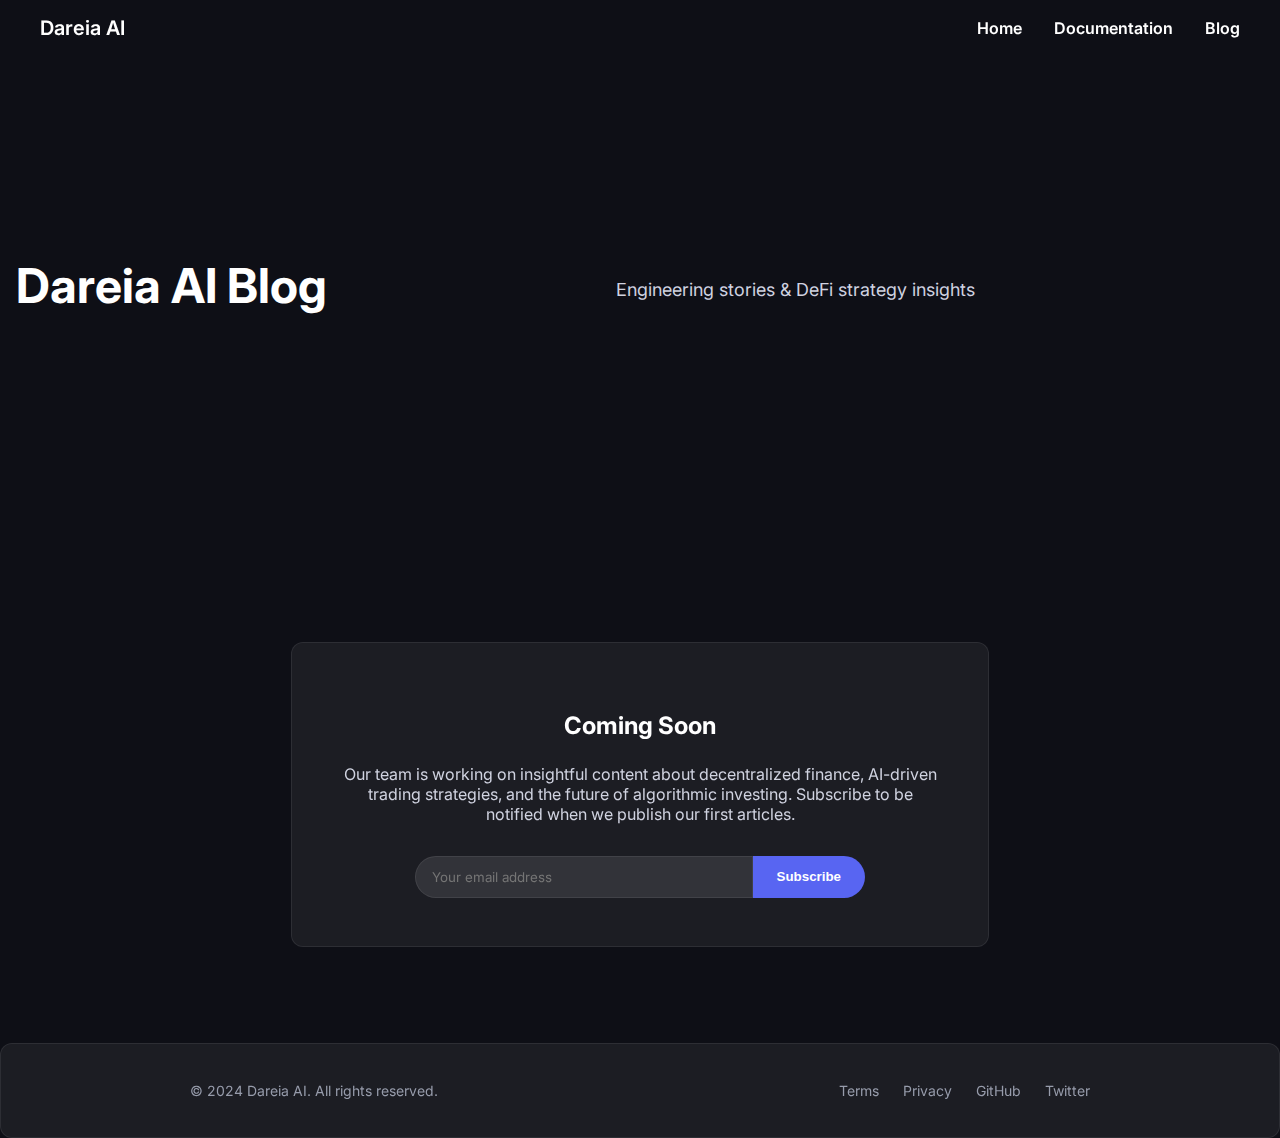
<file: blog/index.html>
<!DOCTYPE html>
<html lang="en">

<head>
  <meta charset="utf-8">
  <meta name="viewport" content="width=device-width, initial-scale=1.0">
  <meta name="description" content="Dareia AI Blog - Latest news, insights and DeFi strategy trends">
  
  <title>Dareia AI Blog</title>
  
  <!-- Favicon -->
  <link rel="icon" href="../favicon.ico" sizes="any">
  <link rel="icon" href="../icon.svg" type="image/svg+xml">
  
  <!-- Preconnect to Google Fonts -->
  <link rel="preconnect" href="https://fonts.googleapis.com">
  <link rel="preconnect" href="https://fonts.gstatic.com" crossorigin>
  
  <!-- Critical CSS Inline -->
  <style>
    @import url("https://fonts.googleapis.com/css2?family=Inter:wght@400;600;700&display=swap");
    :root{
      --brand:#5865F2;
      --bg-1:#0E0F16;
      --bg-2:#0B0C12;
      --text-100:#fff;
      --text-80:#d0d3e0;
      --text-60:#979cab;
      --surface-bg:rgba(255,255,255,.06);
      --surface-border:rgba(255,255,255,.08);
      --radius:12px;
      --transition:all .25s cubic-bezier(.4,.14,.3,1);
    }
    html,body{margin:0;height:100%;color:var(--text-80);font-family:'Inter',sans-serif;background:var(--bg-1);}
    body::before{
      content:"";position:fixed;inset:0;
      background:radial-gradient(600px at 20% 10%,rgba(85,104,255,.25),transparent 70%),
                radial-gradient(800px at 90% 90%,rgba(144,66,255,.15),transparent 80%);
      pointer-events:none;
      z-index:-2;
    }
    canvas#noise-bg{position:fixed;inset:0;z-index:-1;pointer-events:none}
    .surface{
      background:var(--surface-bg);
      border:1px solid var(--surface-border);
      border-radius:var(--radius);
      backdrop-filter:blur(12px);
      -webkit-backdrop-filter:blur(12px);
    }
  </style>
  
  <!-- Full Theme CSS -->
  <link rel="stylesheet" href="../theme.css">
  <link rel="stylesheet" href="style.css">
</head>

<body>
  <canvas id="noise-bg"></canvas>
  
  <header class="site-nav">
    <a href="/" class="logo">Dareia AI</a>
    <nav>
      <a href="/">Home</a>
      <a href="/docs/">Documentation</a>
      <a href="/blog/" aria-current="page">Blog</a>
    </nav>
  </header>

  <section class="hero slim">
    <h1>Dareia AI Blog</h1>
    <p>Engineering stories & DeFi strategy insights</p>
  </section>

  <div class="container">
    <!-- Coming Soon Card (for when no blog posts exist yet) -->
    <div class="coming-soon-card surface">
      <h2>Coming Soon</h2>
      <p>Our team is working on insightful content about decentralized finance, AI-driven trading strategies, and the future of algorithmic investing. Subscribe to be notified when we publish our first articles.</p>
      
      <form class="email-form" onsubmit="event.preventDefault(); alert('Thanks for subscribing! We\'ll notify you when new content is available.');">
        <input type="email" class="email-input" placeholder="Your email address" required>
        <button type="submit" class="submit-button">Subscribe</button>
      </form>
    </div>
    
    <!-- Example Post Cards (commented out for now, uncomment when posts are available) -->
    <!--
    <section class="posts-grid">
      <a href="/blog/posts/introduction-to-defi-strategies.html" class="post-card surface">
        <img src="/blog/images/defi-strategies.jpg" alt="DeFi Strategies" class="post-card-image">
        <div class="post-card-content">
          <span class="post-tag">Strategy</span>
          <h3 class="post-title">Introduction to DeFi Yield Strategies</h3>
          <p class="post-excerpt">Learn the fundamentals of yield farming, liquidity provision, and how to evaluate risk-adjusted returns in DeFi.</p>
          <span class="post-date">May 15, 2024</span>
        </div>
      </a>
      
      <a href="/blog/posts/ai-in-crypto-trading.html" class="post-card surface">
        <img src="/blog/images/ai-trading.jpg" alt="AI in Crypto Trading" class="post-card-image">
        <div class="post-card-content">
          <span class="post-tag">Technology</span>
          <h3 class="post-title">How AI is Transforming Crypto Trading</h3>
          <p class="post-excerpt">Explore how machine learning algorithms are being used to identify patterns and generate alpha in volatile crypto markets.</p>
          <span class="post-date">May 10, 2024</span>
        </div>
      </a>
      
      <a href="/blog/posts/institutional-adoption.html" class="post-card surface">
        <img src="/blog/images/institutional.jpg" alt="Institutional Adoption" class="post-card-image">
        <div class="post-card-content">
          <span class="post-tag">Industry</span>
          <h3 class="post-title">The State of Institutional DeFi Adoption</h3>
          <p class="post-excerpt">An analysis of how traditional financial institutions are cautiously entering the DeFi space and what barriers remain.</p>
          <span class="post-date">May 5, 2024</span>
        </div>
      </a>
    </section>
    -->
  </div>

  <footer class="site-footer surface">
    <div class="footer-content">
      <p>&copy; 2024 Dareia AI. All rights reserved.</p>
      <div class="footer-links">
        <a href="/terms">Terms</a>
        <a href="/privacy">Privacy</a>
        <a href="https://github.com/dareia-ai">GitHub</a>
        <a href="https://twitter.com/dareia_ai">Twitter</a>
      </div>
    </div>
  </footer>

  <script src="../noise.js" defer></script>
  
  <!-- Optional JS for future functionality -->
  <script>
    // This function could be used to dynamically load blog posts from an API or JSON file
    function loadBlogPosts() {
      // Implementation would go here when posts are available
    }
  </script>
</body>
</html>
</file>
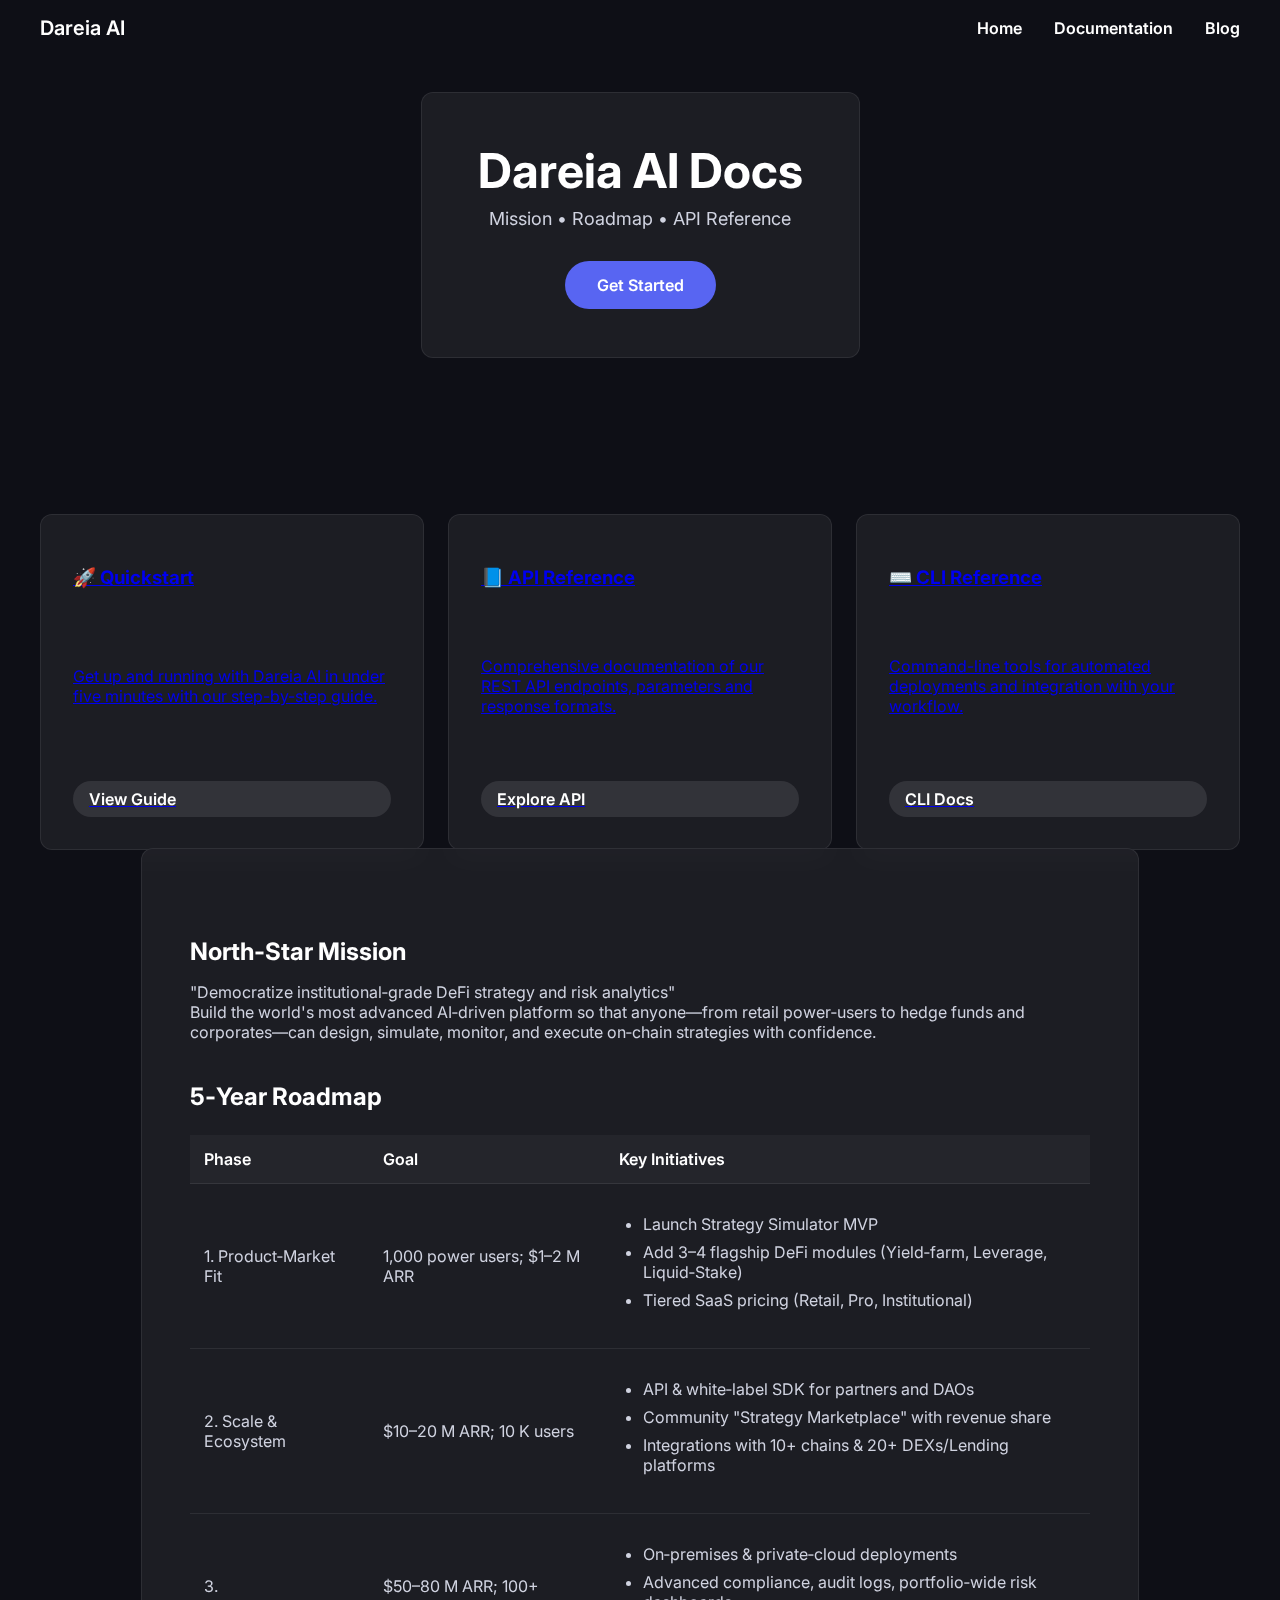
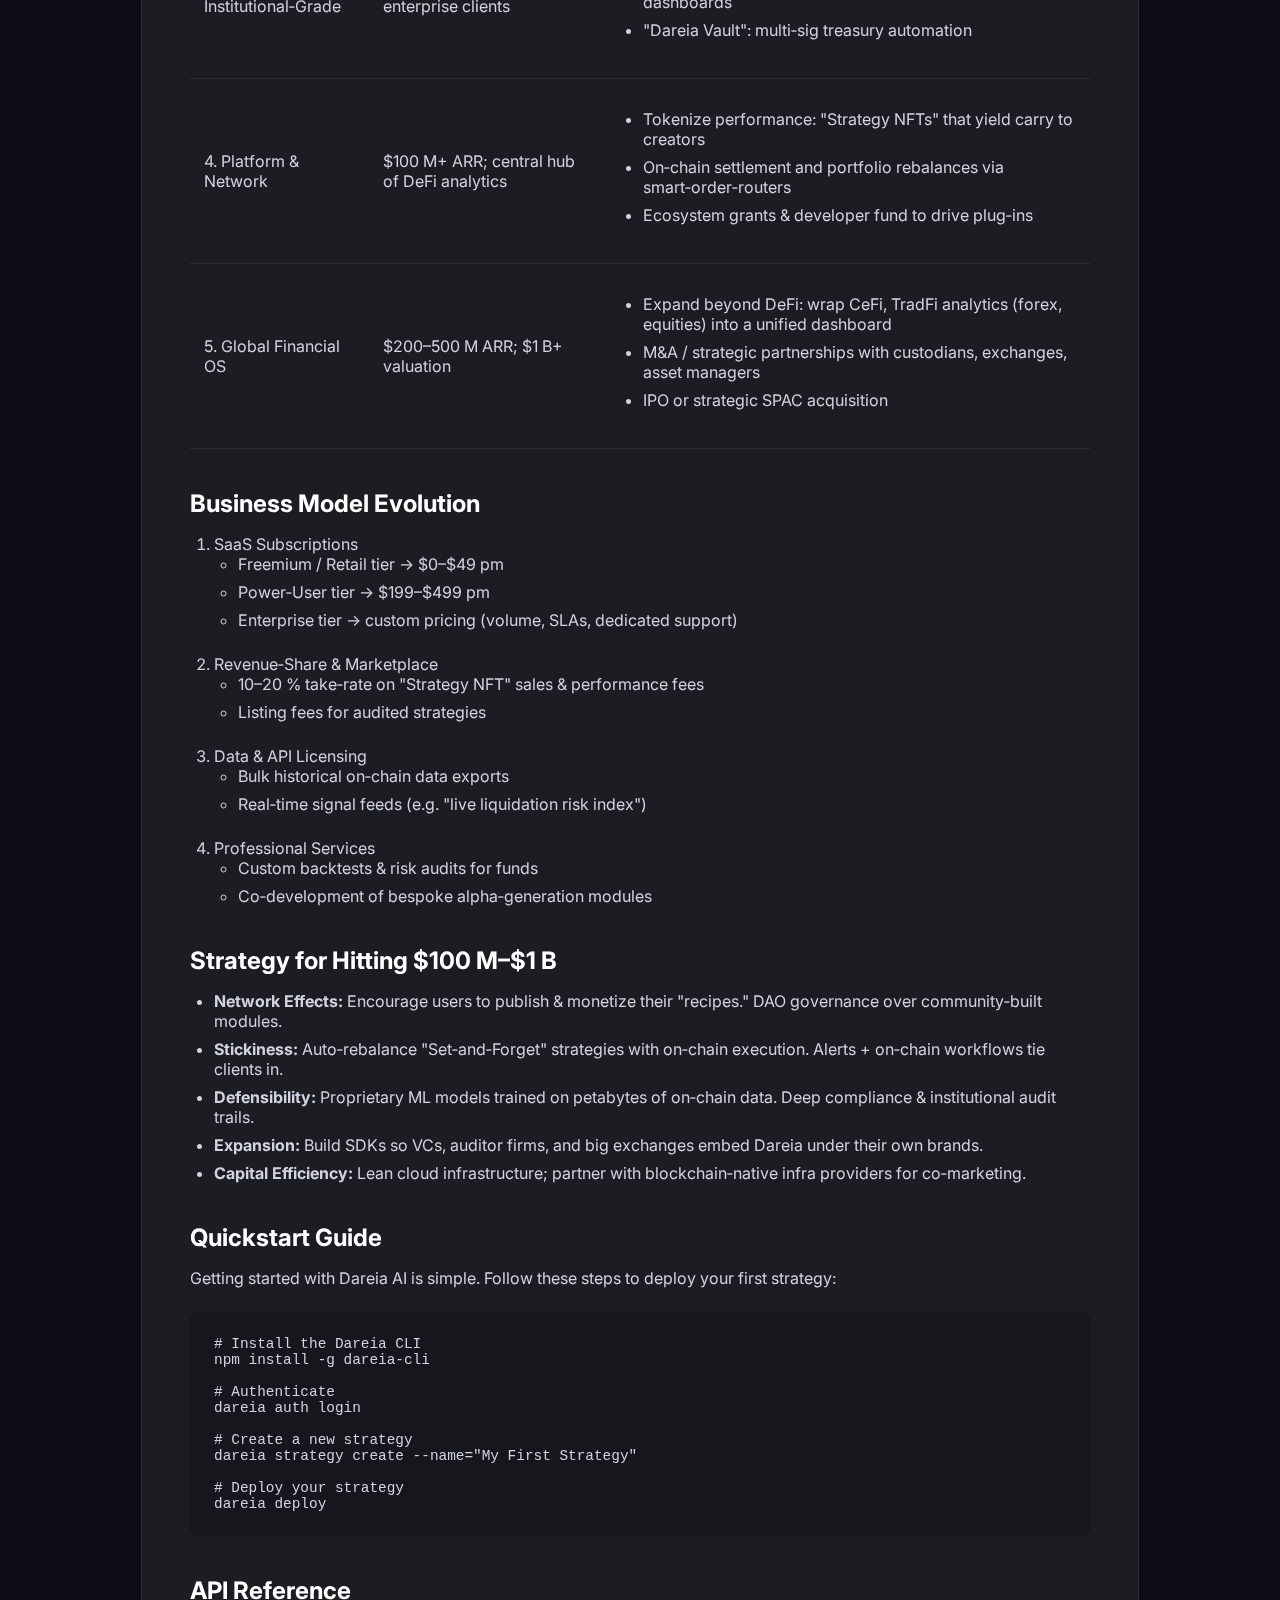
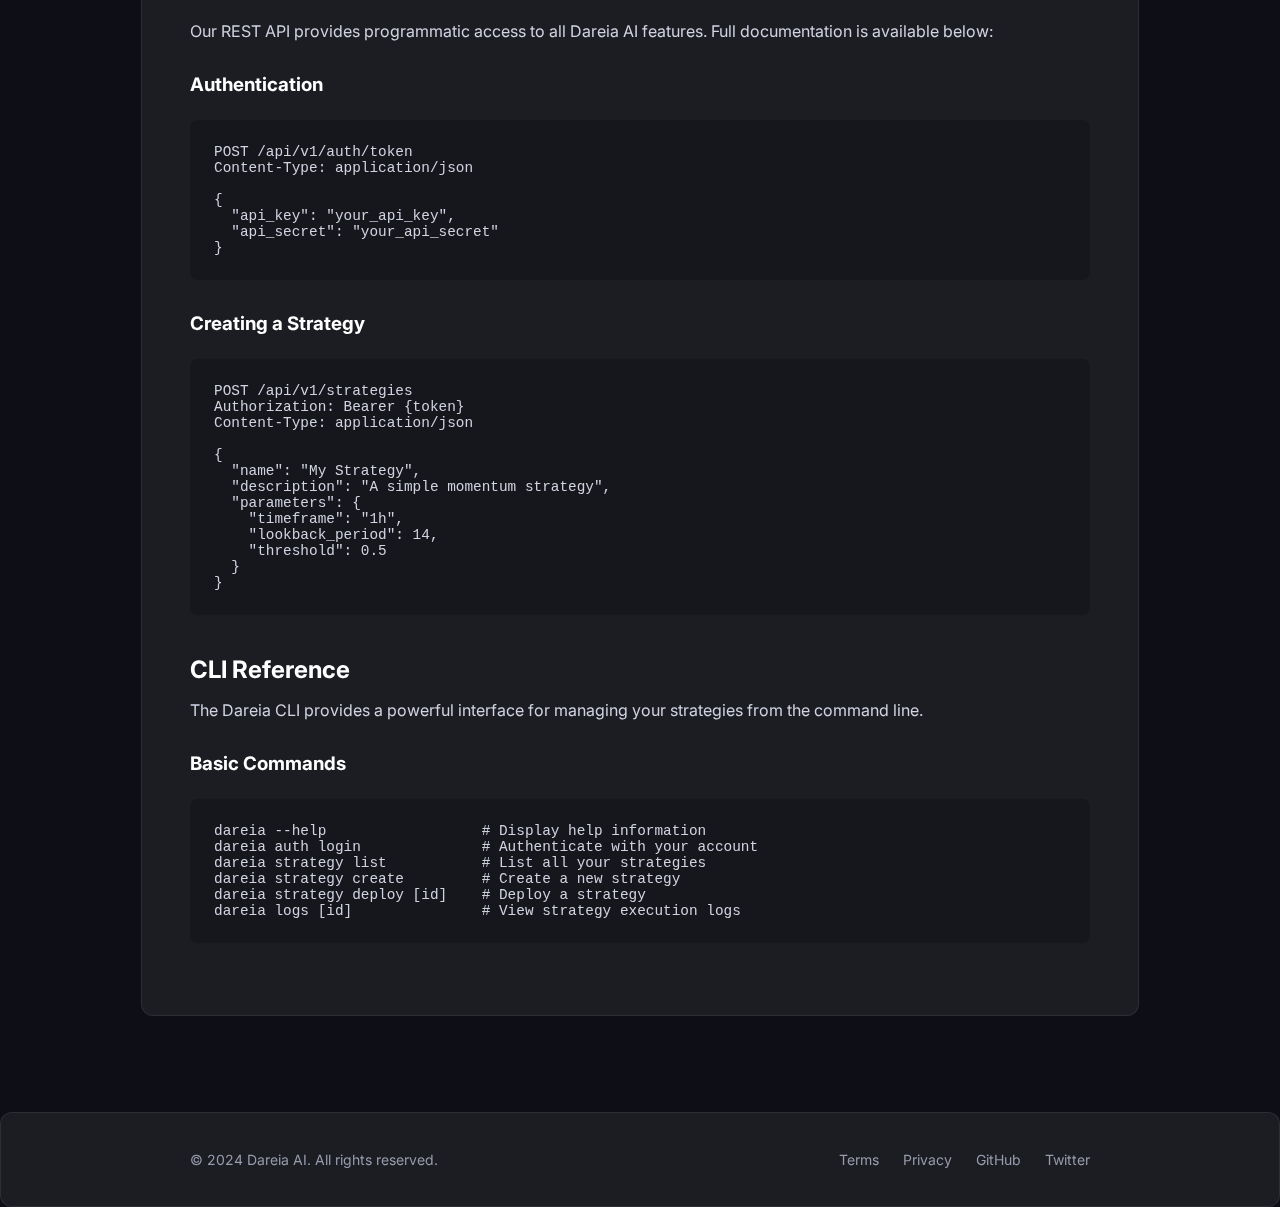
<file: docs/index.html>
<!DOCTYPE html>
<html lang="en">

<head>
  <meta charset="utf-8">
  <meta name="viewport" content="width=device-width, initial-scale=1.0">
  <meta name="description" content="Dareia AI Documentation - Mission, Roadmap, API Reference and Technical Guides">
  
  <title>Dareia AI Documentation</title>
  
  <!-- Favicon -->
  <link rel="icon" href="../favicon.ico" sizes="any">
  <link rel="icon" href="../icon.svg" type="image/svg+xml">
  
  <!-- Preconnect to Google Fonts -->
  <link rel="preconnect" href="https://fonts.googleapis.com">
  <link rel="preconnect" href="https://fonts.gstatic.com" crossorigin>
  
  <!-- Critical CSS Inline -->
  <style>
    @import url("https://fonts.googleapis.com/css2?family=Inter:wght@400;600;700&display=swap");
    :root{
      --brand:#5865F2;
      --bg-1:#0E0F16;
      --bg-2:#0B0C12;
      --text-100:#fff;
      --text-80:#d0d3e0;
      --text-60:#979cab;
      --surface-bg:rgba(255,255,255,.06);
      --surface-border:rgba(255,255,255,.08);
      --radius:12px;
      --transition:all .25s cubic-bezier(.4,.14,.3,1);
    }
    html,body{margin:0;height:100%;color:var(--text-80);font-family:'Inter',sans-serif;background:var(--bg-1);}
    body::before{
      content:"";position:fixed;inset:0;
      background:radial-gradient(600px at 20% 10%,rgba(85,104,255,.25),transparent 70%),
                radial-gradient(800px at 90% 90%,rgba(144,66,255,.15),transparent 80%);
      pointer-events:none;
      z-index:-2;
    }
    canvas#noise-bg{position:fixed;inset:0;z-index:-1;pointer-events:none}
    .surface{
      background:var(--surface-bg);
      border:1px solid var(--surface-border);
      border-radius:var(--radius);
      backdrop-filter:blur(12px);
      -webkit-backdrop-filter:blur(12px);
    }
  </style>
  
  <!-- Full Theme CSS -->
  <link rel="stylesheet" href="../theme.css">
  <link rel="stylesheet" href="style.css">
</head>

<body>
  <canvas id="noise-bg"></canvas>
  
  <header class="site-nav">
    <a href="/" class="logo">Dareia AI</a>
    <nav>
      <a href="/">Home</a>
      <a href="/docs/" aria-current="page">Documentation</a>
      <a href="/blog/">Blog</a>
    </nav>
  </header>

  <section class="hero">
    <div class="hero-inner surface">
      <h1>Dareia AI Docs</h1>
      <p>Mission • Roadmap • API Reference</p>
      <a class="btn-primary" href="#start">Get Started</a>
    </div>
  </section>

  <div class="container">
    <section class="quick-links grid-3">
      <a href="#quickstart" class="card surface">
        <h3>🚀 Quickstart</h3>
        <p>Get up and running with Dareia AI in under five minutes with our step-by-step guide.</p>
        <span class="btn-secondary">View Guide</span>
      </a>
      
      <a href="#api" class="card surface">
        <h3>📘 API Reference</h3>
        <p>Comprehensive documentation of our REST API endpoints, parameters and response formats.</p>
        <span class="btn-secondary">Explore API</span>
      </a>
      
      <a href="#cli" class="card surface">
        <h3>⌨️ CLI Reference</h3>
        <p>Command-line tools for automated deployments and integration with your workflow.</p>
        <span class="btn-secondary">CLI Docs</span>
      </a>
    </section>

    <main id="start" class="surface content-container">
      <h2>North‑Star Mission</h2>
      <p>"Democratize institutional‑grade DeFi strategy and risk analytics"<br>
      Build the world's most advanced AI‑driven platform so that anyone—from retail power‑users to
      hedge funds and corporates—can design, simulate, monitor, and execute on‑chain strategies
      with confidence.</p>

      <h2>5‑Year Roadmap</h2>
      <table>
        <thead>
          <tr>
            <th>Phase</th>
            <th>Goal</th>
            <th>Key Initiatives</th>
          </tr>
        </thead>
        <tbody>
          <tr>
            <td>1. Product‑Market Fit</td>
            <td>1,000 power users; $1–2 M ARR</td>
            <td>
              <ul>
                <li>Launch Strategy Simulator MVP</li>
                <li>Add 3–4 flagship DeFi modules (Yield‑farm, Leverage, Liquid‑Stake)</li>
                <li>Tiered SaaS pricing (Retail, Pro, Institutional)</li>
              </ul>
            </td>
          </tr>
          <tr>
            <td>2. Scale &amp; Ecosystem</td>
            <td>$10–20 M ARR; 10 K users</td>
            <td>
              <ul>
                <li>API &amp; white‑label SDK for partners and DAOs</li>
                <li>Community "Strategy Marketplace" with revenue share</li>
                <li>Integrations with 10+ chains &amp; 20+ DEXs/Lending platforms</li>
              </ul>
            </td>
          </tr>
          <tr>
            <td>3. Institutional‑Grade</td>
            <td>$50–80 M ARR; 100+ enterprise clients</td>
            <td>
              <ul>
                <li>On‑premises &amp; private‑cloud deployments</li>
                <li>Advanced compliance, audit logs, portfolio‑wide risk dashboards</li>
                <li>"Dareia Vault": multi‑sig treasury automation</li>
              </ul>
            </td>
          </tr>
          <tr>
            <td>4. Platform &amp; Network</td>
            <td>$100 M+ ARR; central hub of DeFi analytics</td>
            <td>
              <ul>
                <li>Tokenize performance: "Strategy NFTs" that yield carry to creators</li>
                <li>On‑chain settlement and portfolio rebalances via smart‑order‑routers</li>
                <li>Ecosystem grants &amp; developer fund to drive plug‑ins</li>
              </ul>
            </td>
          </tr>
          <tr>
            <td>5. Global Financial OS</td>
            <td>$200–500 M ARR; $1 B+ valuation</td>
            <td>
              <ul>
                <li>Expand beyond DeFi: wrap CeFi, TradFi analytics (forex, equities) into a unified dashboard</li>
                <li>M&A / strategic partnerships with custodians, exchanges, asset managers</li>
                <li>IPO or strategic SPAC acquisition</li>
              </ul>
            </td>
          </tr>
        </tbody>
      </table>

      <h2>Business Model Evolution</h2>
      <ol>
        <li>SaaS Subscriptions
          <ul>
            <li>Freemium / Retail tier → $0–$49 pm</li>
            <li>Power‑User tier → $199–$499 pm</li>
            <li>Enterprise tier → custom pricing (volume, SLAs, dedicated support)</li>
          </ul>
        </li>
        <li>Revenue‑Share &amp; Marketplace
          <ul>
            <li>10–20 % take‑rate on "Strategy NFT" sales &amp; performance fees</li>
            <li>Listing fees for audited strategies</li>
          </ul>
        </li>
        <li>Data &amp; API Licensing
          <ul>
            <li>Bulk historical on‑chain data exports</li>
            <li>Real‑time signal feeds (e.g. "live liquidation risk index")</li>
          </ul>
        </li>
        <li>Professional Services
          <ul>
            <li>Custom backtests &amp; risk audits for funds</li>
            <li>Co‑development of bespoke alpha‑generation modules</li>
          </ul>
        </li>
      </ol>

      <h2>Strategy for Hitting $100 M–$1 B</h2>
      <ul>
        <li><strong>Network Effects:</strong> Encourage users to publish &amp; monetize their "recipes." DAO governance over community‑built modules.</li>
        <li><strong>Stickiness:</strong> Auto‑rebalance "Set‑and‑Forget" strategies with on‑chain execution. Alerts + on‑chain workflows tie clients in.</li>
        <li><strong>Defensibility:</strong> Proprietary ML models trained on petabytes of on‑chain data. Deep compliance &amp; institutional audit trails.</li>
        <li><strong>Expansion:</strong> Build SDKs so VCs, auditor firms, and big exchanges embed Dareia under their own brands.</li>
        <li><strong>Capital Efficiency:</strong> Lean cloud infrastructure; partner with blockchain‑native infra providers for co‑marketing.</li>
      </ul>

      <h2 id="quickstart">Quickstart Guide</h2>
      <p>Getting started with Dareia AI is simple. Follow these steps to deploy your first strategy:</p>
      
      <pre><code># Install the Dareia CLI
npm install -g dareia-cli

# Authenticate
dareia auth login

# Create a new strategy
dareia strategy create --name="My First Strategy"

# Deploy your strategy
dareia deploy</code></pre>
      
      <h2 id="api">API Reference</h2>
      <p>Our REST API provides programmatic access to all Dareia AI features. Full documentation is available below:</p>
      
      <h3>Authentication</h3>
      <pre><code>POST /api/v1/auth/token
Content-Type: application/json

{
  "api_key": "your_api_key",
  "api_secret": "your_api_secret"
}</code></pre>
      
      <h3>Creating a Strategy</h3>
      <pre><code>POST /api/v1/strategies
Authorization: Bearer {token}
Content-Type: application/json

{
  "name": "My Strategy",
  "description": "A simple momentum strategy",
  "parameters": {
    "timeframe": "1h",
    "lookback_period": 14,
    "threshold": 0.5
  }
}</code></pre>
      
      <h2 id="cli">CLI Reference</h2>
      <p>The Dareia CLI provides a powerful interface for managing your strategies from the command line.</p>
      
      <h3>Basic Commands</h3>
      <pre><code>dareia --help                  # Display help information
dareia auth login              # Authenticate with your account
dareia strategy list           # List all your strategies
dareia strategy create         # Create a new strategy
dareia strategy deploy [id]    # Deploy a strategy
dareia logs [id]               # View strategy execution logs</code></pre>
    </main>
  </div>

  <footer class="site-footer surface">
    <div class="footer-content">
      <p>&copy; 2024 Dareia AI. All rights reserved.</p>
      <div class="footer-links">
        <a href="/terms">Terms</a>
        <a href="/privacy">Privacy</a>
        <a href="https://github.com/dareia-ai">GitHub</a>
        <a href="https://twitter.com/dareia_ai">Twitter</a>
      </div>
    </div>
  </footer>

  <script src="../noise.js" defer></script>
</body>
</html>
</file>
<file: theme.css>
@import url("https://fonts.googleapis.com/css2?family=Inter:wght@400;600;700&display=swap");

:root{
  /* Palette */
  --brand:#5865F2;
  --bg-1:#0E0F16;
  --bg-2:#0B0C12;
  --text-100:#fff;
  --text-80:#d0d3e0;
  --text-60:#979cab;
  --surface-bg:rgba(255,255,255,.06);
  --surface-border:rgba(255,255,255,.08);
  --radius:12px;
  --transition:all .25s cubic-bezier(.4,.14,.3,1);
}

/******** Global ********/
html,body{margin:0;height:100%;color:var(--text-80);font-family:'Inter',sans-serif;background:var(--bg-1);}
body::before{           /* gradient haze */
  content:"";position:fixed;inset:0;
  background:radial-gradient(600px at 20% 10%,rgba(85,104,255,.25),transparent 70%),
             radial-gradient(800px at 90% 90%,rgba(144,66,255,.15),transparent 80%);
  pointer-events:none;
  z-index:-2;
}

/* Noise layer (canvas painted by noise.js) */
canvas#noise-bg{position:fixed;inset:0;z-index:-1;pointer-events:none}

/******** Surface / Cards ********/
.surface{
  background:var(--surface-bg);
  border:1px solid var(--surface-border);
  border-radius:var(--radius);
  backdrop-filter:blur(12px);
  -webkit-backdrop-filter:blur(12px);
}

/* NAV */
.site-nav{position:fixed;top:0;left:0;right:0;padding:16px 40px;display:flex;gap:32px;align-items:center;background:transparent}
.site-nav a{color:var(--text-100);font-weight:600;text-decoration:none;transition:var(--transition)}
.site-nav a:hover{color:var(--brand)}

/* HERO */
.hero{display:flex;justify-content:center;align-items:center;min-height:50vh;text-align:center}
.hero-inner{padding:48px 56px}
.hero h1{margin:0;font-size:3rem;color:var(--text-100)}
.hero p{margin:.5rem 0 2rem;font-size:1.125rem}

/* BUTTONS */
.btn-primary{display:inline-block;padding:14px 32px;border-radius:999px;background:var(--brand);color:#fff;font-weight:600;text-decoration:none;transition:var(--transition)}
.btn-primary:hover{transform:translateY(-2px);box-shadow:0 6px 14px rgba(0,0,0,.35)}

/* TABLE (Docs) */
table{width:100%;border-collapse:collapse;margin:1.5rem 0}
th,td{padding:14px;border-bottom:1px solid var(--surface-border);color:var(--text-80);text-align:left}
th{color:var(--text-100);font-weight:600;background:rgba(255,255,255,.04)}

/* QUICK-LINK GRID */
.grid-3{display:grid;grid-template-columns:repeat(auto-fit,minmax(260px,1fr));gap:24px;margin:4rem 0}
.grid-3 .card{padding:32px;height:100%;display:flex;flex-direction:column;justify-content:space-between;transition:var(--transition)}
.card:hover{transform:translateY(-4px);box-shadow:0 10px 20px rgba(0,0,0,.45)}

/* POSTS GRID (Blog) */
.posts-grid{display:grid;grid-template-columns:repeat(auto-fit,minmax(300px,1fr));gap:24px;margin:3rem 0}
.post-card{overflow:hidden;cursor:pointer;transition:var(--transition)}
.post-card:hover img{transform:scale(1.05)}
.post-card img{width:100%;aspect-ratio:16/9;object-fit:cover;transition:inherit}
.post-card .content{padding:20px 24px}

/* FOOTER */
.site-footer{margin:6rem auto 2rem;padding:24px;text-align:center;font-size:.875rem;color:var(--text-60)}

/* MEDIA QUERIES */
@media (max-width: 768px) {
  .site-nav {padding: 12px 20px;}
  .hero-inner {padding: 32px 24px;}
  .hero h1 {font-size: 2.25rem;}
}

@media (max-width: 480px) {
  .grid-3, .posts-grid {grid-template-columns: 1fr;}
  .hero {min-height: 40vh;}
}
</file>
<file: blog/style.css>
/* Blog-specific styles that extend theme.css */

/* Container layout */
.container {
  max-width: 1200px;
  margin: 0 auto;
  padding: 0 2rem;
}

/* Logo */
.logo {
  font-weight: 700;
  font-size: 1.25rem;
  margin-right: 2rem;
}

/* Navigation */
.site-nav {
  display: flex;
  justify-content: space-between;
  align-items: center;
}

.site-nav nav {
  display: flex;
  gap: 2rem;
}

/* Hero section */
.hero.slim {
  text-align: center;
  padding: 4rem 1rem;
  margin-bottom: 2rem;
}

.hero.slim h1 {
  font-size: 3rem;
  margin-bottom: 0.5rem;
  color: var(--text-100);
}

.hero.slim p {
  max-width: 600px;
  margin: 0 auto;
  font-size: 1.125rem;
}

/* Posts grid */
.posts-grid {
  display: grid;
  grid-template-columns: repeat(auto-fill, minmax(300px, 1fr));
  gap: 2rem;
  margin: 3rem 0;
}

.post-card {
  position: relative;
  overflow: hidden;
  transition: var(--transition);
  height: 100%;
  display: flex;
  flex-direction: column;
}

.post-card:hover {
  transform: translateY(-4px);
  box-shadow: 0 10px 20px rgba(0,0,0,0.45);
}

.post-card-image {
  width: 100%;
  aspect-ratio: 16/9;
  object-fit: cover;
  transition: transform 0.3s ease;
}

.post-card:hover .post-card-image {
  transform: scale(1.05);
}

.post-card-content {
  padding: 1.5rem;
  flex-grow: 1;
  display: flex;
  flex-direction: column;
}

.post-tag {
  display: inline-block;
  padding: 0.25rem 0.75rem;
  background: rgba(88, 101, 242, 0.15);
  color: var(--brand);
  border-radius: 999px;
  font-size: 0.75rem;
  font-weight: 600;
  margin-bottom: 0.75rem;
}

.post-title {
  font-size: 1.25rem;
  margin: 0 0 0.75rem;
  line-height: 1.3;
  color: var(--text-100);
}

.post-excerpt {
  margin: 0 0 1rem;
  color: var(--text-80);
  flex-grow: 1;
}

.post-date {
  color: var(--text-60);
  font-size: 0.875rem;
}

/* Coming soon card */
.coming-soon-card {
  padding: 3rem;
  text-align: center;
  margin: 4rem auto;
  max-width: 600px;
}

.coming-soon-card h2 {
  color: var(--text-100);
  margin-bottom: 1.5rem;
}

.coming-soon-card p {
  margin-bottom: 2rem;
}

/* Email sign-up form */
.email-form {
  display: flex;
  max-width: 450px;
  margin: 0 auto;
}

.email-input {
  flex-grow: 1;
  padding: 0.75rem 1rem;
  border: 1px solid var(--surface-border);
  border-radius: 999px 0 0 999px;
  background: rgba(255,255,255,0.1);
  color: var(--text-100);
  font-family: 'Inter', sans-serif;
}

.email-input:focus {
  outline: none;
  background: rgba(255,255,255,0.15);
}

.submit-button {
  padding: 0.75rem 1.5rem;
  border: none;
  border-radius: 0 999px 999px 0;
  background: var(--brand);
  color: #fff;
  font-weight: 600;
  cursor: pointer;
  transition: var(--transition);
}

.submit-button:hover {
  background: #4752d1;
}

/* Footer */
.footer-content {
  max-width: 900px;
  margin: 0 auto;
  display: flex;
  justify-content: space-between;
  align-items: center;
  flex-wrap: wrap;
}

.footer-links {
  display: flex;
  gap: 1.5rem;
}

.footer-links a {
  color: var(--text-60);
  text-decoration: none;
  transition: var(--transition);
}

.footer-links a:hover {
  color: var(--text-100);
}

/* Media queries */
@media (max-width: 768px) {
  .coming-soon-card {
    padding: 2rem;
  }
  
  .email-form {
    flex-direction: column;
  }
  
  .email-input {
    border-radius: 999px;
    margin-bottom: 1rem;
  }
  
  .submit-button {
    border-radius: 999px;
    width: 100%;
  }
  
  .footer-content {
    flex-direction: column;
    gap: 1rem;
    text-align: center;
  }
}

@media (max-width: 480px) {
  .site-nav {
    flex-direction: column;
    align-items: flex-start;
    gap: 1rem;
  }
  
  .site-nav nav {
    gap: 1rem;
  }
  
  .hero.slim h1 {
    font-size: 2.25rem;
  }
}
</file>
<file: docs/style.css>
/* Docs-specific styles that extend theme.css */

/* Container layout */
.container {
  max-width: 1200px;
  margin: 0 auto;
  padding: 0 2rem;
}

/* Content container */
.content-container {
  max-width: 900px;
  margin: 4rem auto 6rem;
  padding: 3rem;
}

/* Logo */
.logo {
  font-weight: 700;
  font-size: 1.25rem;
  margin-right: 2rem;
}

/* Navigation */
.site-nav {
  display: flex;
  justify-content: space-between;
  align-items: center;
}

.site-nav nav {
  display: flex;
  gap: 2rem;
}

/* Secondary buttons */
.btn-secondary {
  display: inline-block;
  padding: 8px 16px;
  border-radius: 999px;
  background: rgba(255,255,255,0.1);
  color: var(--text-100);
  font-weight: 600;
  text-decoration: none;
  transition: var(--transition);
  margin-top: 1rem;
}

.btn-secondary:hover {
  background: rgba(255,255,255,0.15);
  transform: translateY(-2px);
}

/* Code blocks */
pre {
  background: rgba(0,0,0,0.2);
  border-radius: 8px;
  padding: 1.5rem;
  overflow-x: auto;
  margin: 1.5rem 0;
}

code {
  font-family: 'Menlo', 'Monaco', 'Courier New', monospace;
  font-size: 0.9rem;
  color: var(--text-80);
}

/* Footer */
.footer-content {
  max-width: 900px;
  margin: 0 auto;
  display: flex;
  justify-content: space-between;
  align-items: center;
  flex-wrap: wrap;
}

.footer-links {
  display: flex;
  gap: 1.5rem;
}

.footer-links a {
  color: var(--text-60);
  text-decoration: none;
  transition: var(--transition);
}

.footer-links a:hover {
  color: var(--text-100);
}

/* Content styling */
.content-container h2 {
  color: var(--text-100);
  margin-top: 2.5rem;
  margin-bottom: 1rem;
}

.content-container h3 {
  color: var(--text-100);
  margin-top: 2rem;
  margin-bottom: 0.75rem;
}

.content-container p {
  margin-bottom: 1.25rem;
}

.content-container ul,
.content-container ol {
  margin-bottom: 1.5rem;
  padding-left: 1.5rem;
}

.content-container li {
  margin-bottom: 0.5rem;
}

/* Media queries */
@media (max-width: 768px) {
  .content-container {
    padding: 2rem;
  }
  
  .footer-content {
    flex-direction: column;
    gap: 1rem;
    text-align: center;
  }
}

@media (max-width: 480px) {
  .site-nav {
    flex-direction: column;
    align-items: flex-start;
    gap: 1rem;
  }
  
  .site-nav nav {
    gap: 1rem;
  }
}
</file>
